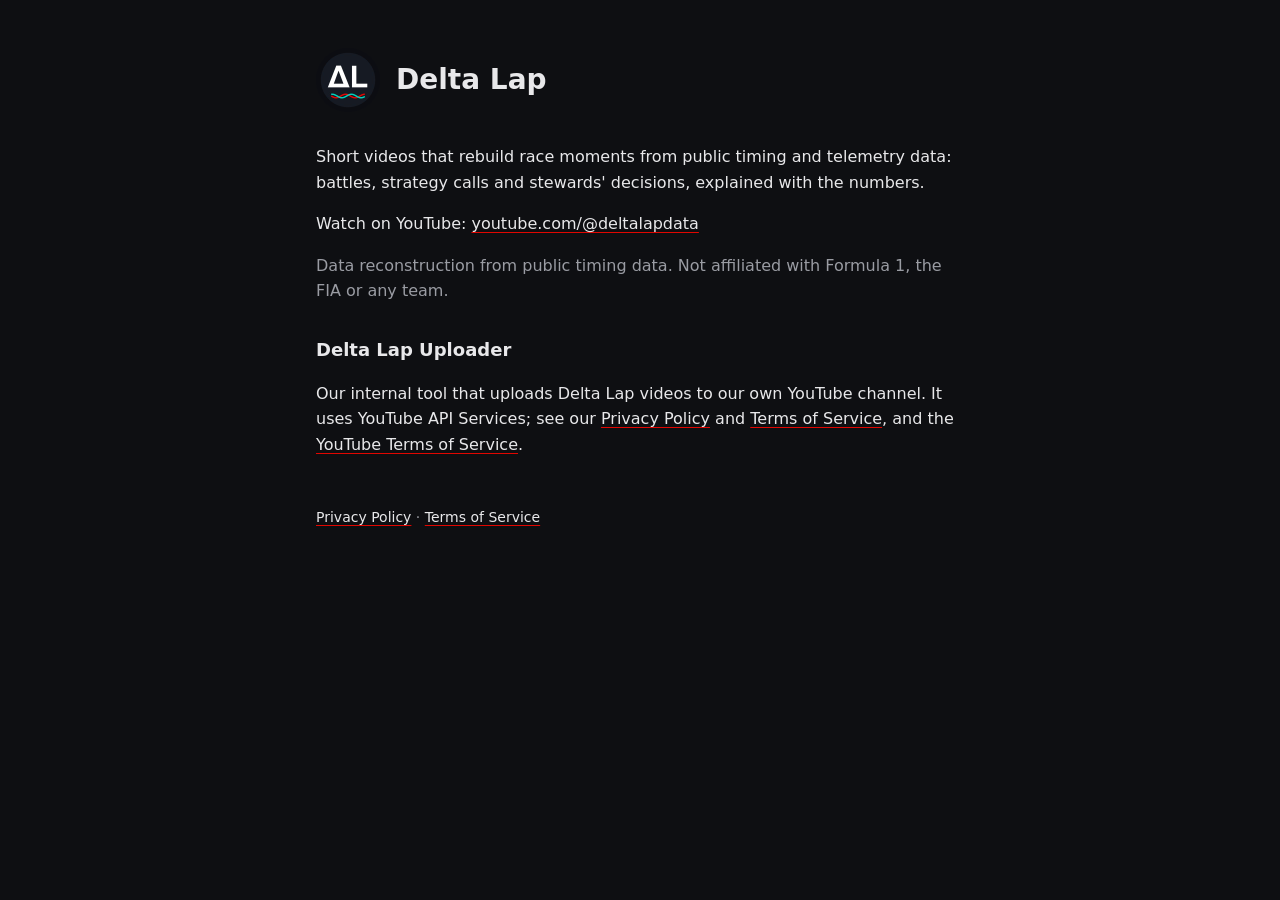
<file: index.html>
<!doctype html>
<html lang="en">
<head>
<meta charset="utf-8">
<meta name="viewport" content="width=device-width, initial-scale=1">
<title>Delta Lap</title>
<meta name="google-site-verification" content="b4-FssmBKTyltrMpnYGr7omVpCgijj9zXN6DjPgkIRc">
<meta name="description" content="Delta Lap: Formula 1 race moments rebuilt from public timing and telemetry data.">
<link rel="stylesheet" href="style.css">
</head>
<body>
<main>
  <header>
    <img src="avatar.jpg" alt="Delta Lap logo">
    <h1>Delta Lap</h1>
  </header>
  <p>Short videos that rebuild race moments from public timing and telemetry data: battles, strategy calls and stewards' decisions, explained with the numbers.</p>
  <p>Watch on YouTube: <a href="https://www.youtube.com/@deltalapdata">youtube.com/@deltalapdata</a></p>
  <p class="muted">Data reconstruction from public timing data. Not affiliated with Formula 1, the FIA or any team.</p>
  <h2>Delta Lap Uploader</h2>
  <p>Our internal tool that uploads Delta Lap videos to our own YouTube channel. It uses YouTube API Services; see our <a href="privacy.html">Privacy Policy</a> and <a href="terms.html">Terms of Service</a>, and the <a href="https://www.youtube.com/t/terms">YouTube Terms of Service</a>.</p>
  <footer><a href="privacy.html">Privacy Policy</a> · <a href="terms.html">Terms of Service</a></footer>
</main>
</body>
</html>
</file>
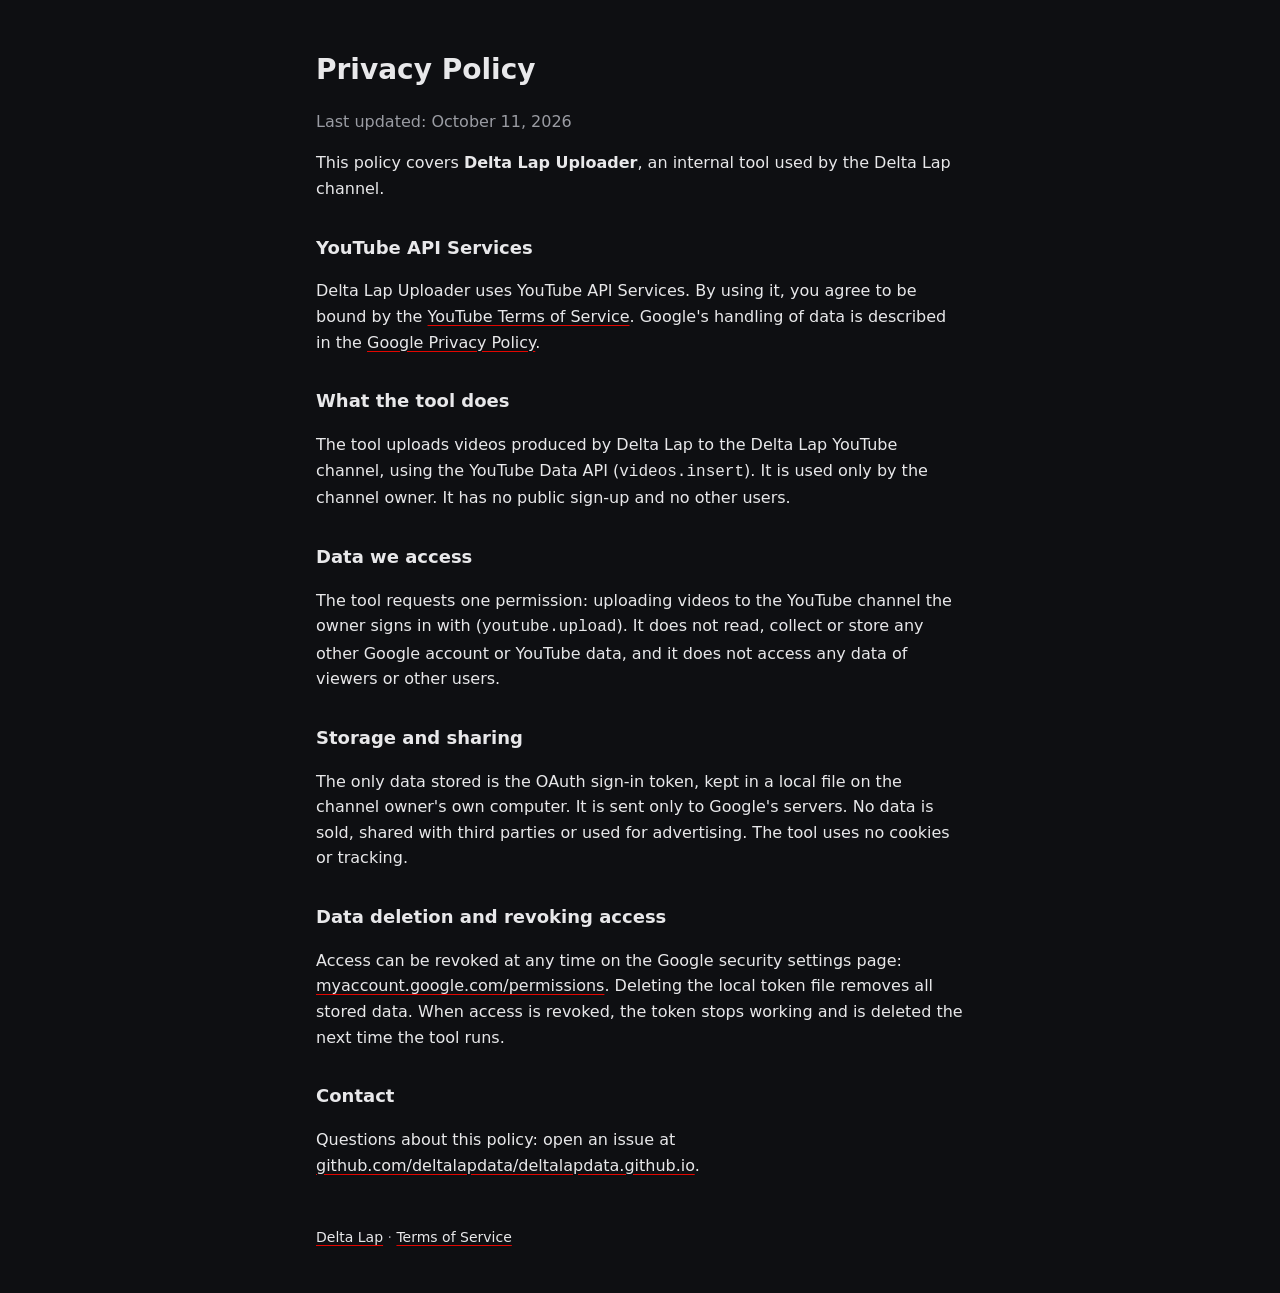
<file: privacy.html>
<!doctype html>
<html lang="en">
<head>
<meta charset="utf-8">
<meta name="viewport" content="width=device-width, initial-scale=1">
<title>Privacy Policy · Delta Lap</title>
<link rel="stylesheet" href="style.css">
</head>
<body>
<main>
  <h1>Privacy Policy</h1>
  <p class="muted">Last updated: October 11, 2026</p>

  <p>This policy covers <strong>Delta Lap Uploader</strong>, an internal tool used by the Delta Lap channel.</p>

  <h2>YouTube API Services</h2>
  <p>Delta Lap Uploader uses YouTube API Services. By using it, you agree to be bound by the <a href="https://www.youtube.com/t/terms">YouTube Terms of Service</a>. Google's handling of data is described in the <a href="https://policies.google.com/privacy">Google Privacy Policy</a>.</p>

  <h2>What the tool does</h2>
  <p>The tool uploads videos produced by Delta Lap to the Delta Lap YouTube channel, using the YouTube Data API (<code>videos.insert</code>). It is used only by the channel owner. It has no public sign-up and no other users.</p>

  <h2>Data we access</h2>
  <p>The tool requests one permission: uploading videos to the YouTube channel the owner signs in with (<code>youtube.upload</code>). It does not read, collect or store any other Google account or YouTube data, and it does not access any data of viewers or other users.</p>

  <h2>Storage and sharing</h2>
  <p>The only data stored is the OAuth sign-in token, kept in a local file on the channel owner's own computer. It is sent only to Google's servers. No data is sold, shared with third parties or used for advertising. The tool uses no cookies or tracking.</p>

  <h2>Data deletion and revoking access</h2>
  <p>Access can be revoked at any time on the Google security settings page: <a href="https://myaccount.google.com/permissions">myaccount.google.com/permissions</a>. Deleting the local token file removes all stored data. When access is revoked, the token stops working and is deleted the next time the tool runs.</p>

  <h2>Contact</h2>
  <p>Questions about this policy: open an issue at <a href="https://github.com/deltalapdata/deltalapdata.github.io/issues">github.com/deltalapdata/deltalapdata.github.io</a>.</p>

  <footer><a href="index.html">Delta Lap</a> · <a href="terms.html">Terms of Service</a></footer>
</main>
</body>
</html>
</file>
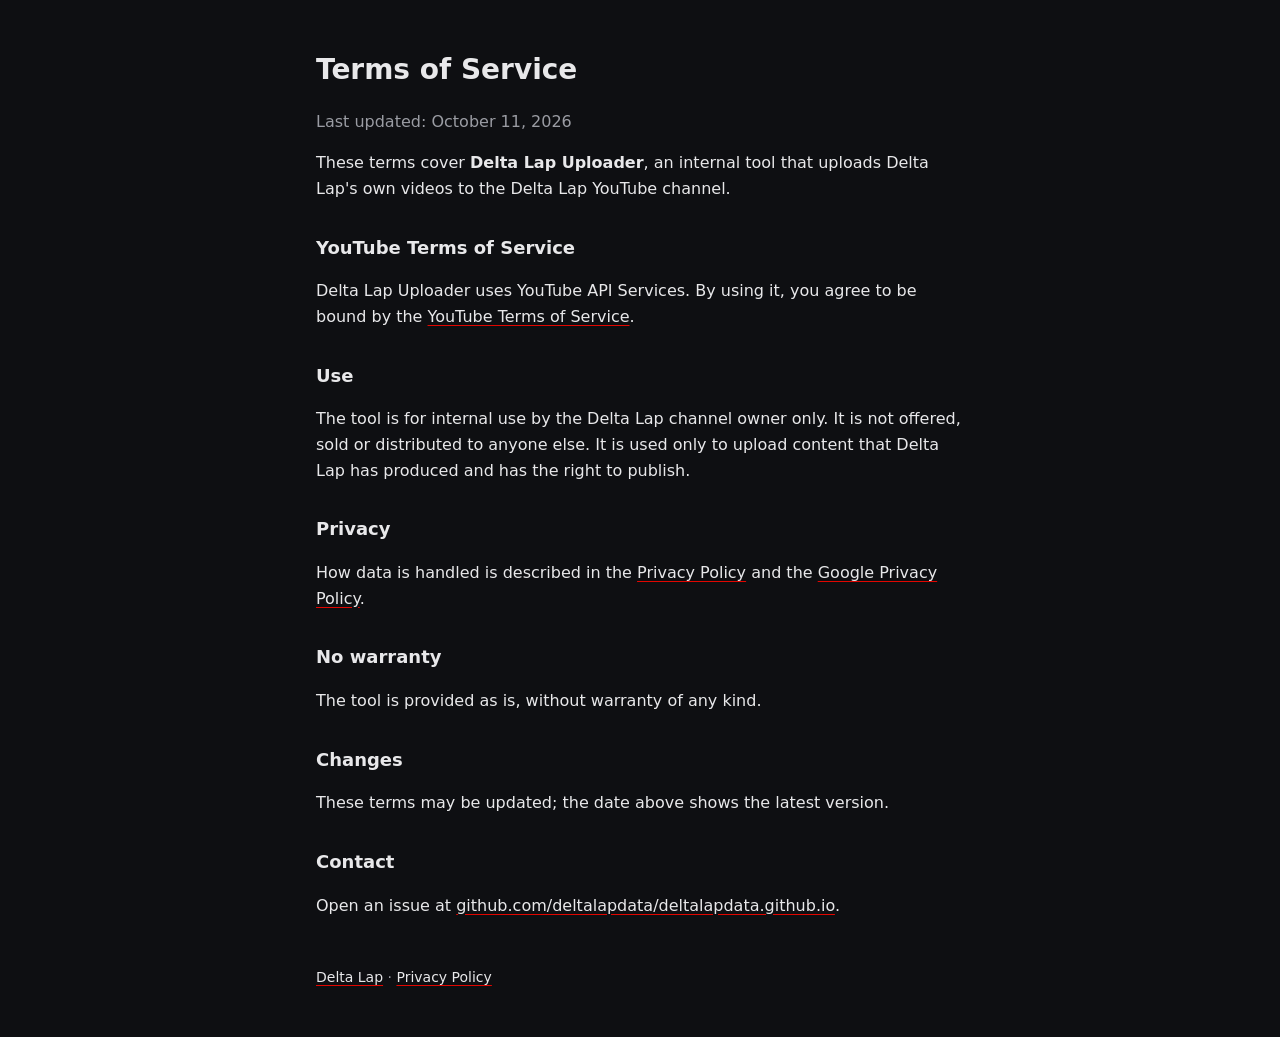
<file: terms.html>
<!doctype html>
<html lang="en">
<head>
<meta charset="utf-8">
<meta name="viewport" content="width=device-width, initial-scale=1">
<title>Terms of Service · Delta Lap</title>
<link rel="stylesheet" href="style.css">
</head>
<body>
<main>
  <h1>Terms of Service</h1>
  <p class="muted">Last updated: October 11, 2026</p>

  <p>These terms cover <strong>Delta Lap Uploader</strong>, an internal tool that uploads Delta Lap's own videos to the Delta Lap YouTube channel.</p>

  <h2>YouTube Terms of Service</h2>
  <p>Delta Lap Uploader uses YouTube API Services. By using it, you agree to be bound by the <a href="https://www.youtube.com/t/terms">YouTube Terms of Service</a>.</p>

  <h2>Use</h2>
  <p>The tool is for internal use by the Delta Lap channel owner only. It is not offered, sold or distributed to anyone else. It is used only to upload content that Delta Lap has produced and has the right to publish.</p>

  <h2>Privacy</h2>
  <p>How data is handled is described in the <a href="privacy.html">Privacy Policy</a> and the <a href="https://policies.google.com/privacy">Google Privacy Policy</a>.</p>

  <h2>No warranty</h2>
  <p>The tool is provided as is, without warranty of any kind.</p>

  <h2>Changes</h2>
  <p>These terms may be updated; the date above shows the latest version.</p>

  <h2>Contact</h2>
  <p>Open an issue at <a href="https://github.com/deltalapdata/deltalapdata.github.io/issues">github.com/deltalapdata/deltalapdata.github.io</a>.</p>

  <footer><a href="index.html">Delta Lap</a> · <a href="privacy.html">Privacy Policy</a></footer>
</main>
</body>
</html>
</file>
<file: style.css>
:root { --bg: #0e0f12; --fg: #e8e8ea; --muted: #9a9ca3; --accent: #e10600; }
* { box-sizing: border-box; }
body { margin: 0; background: var(--bg); color: var(--fg); font: 16px/1.6 system-ui, -apple-system, "Segoe UI", Roboto, sans-serif; }
main { max-width: 680px; margin: 0 auto; padding: 48px 16px; }
header { display: flex; align-items: center; gap: 16px; margin-bottom: 32px; }
header img { width: 64px; height: 64px; border-radius: 50%; }
h1 { font-size: 28px; margin: 0; }
h2 { font-size: 18px; margin-top: 32px; }
a { color: var(--fg); text-decoration-color: var(--accent); text-underline-offset: 3px; }
.muted { color: var(--muted); }
footer { margin-top: 48px; font-size: 14px; color: var(--muted); }
</file>
